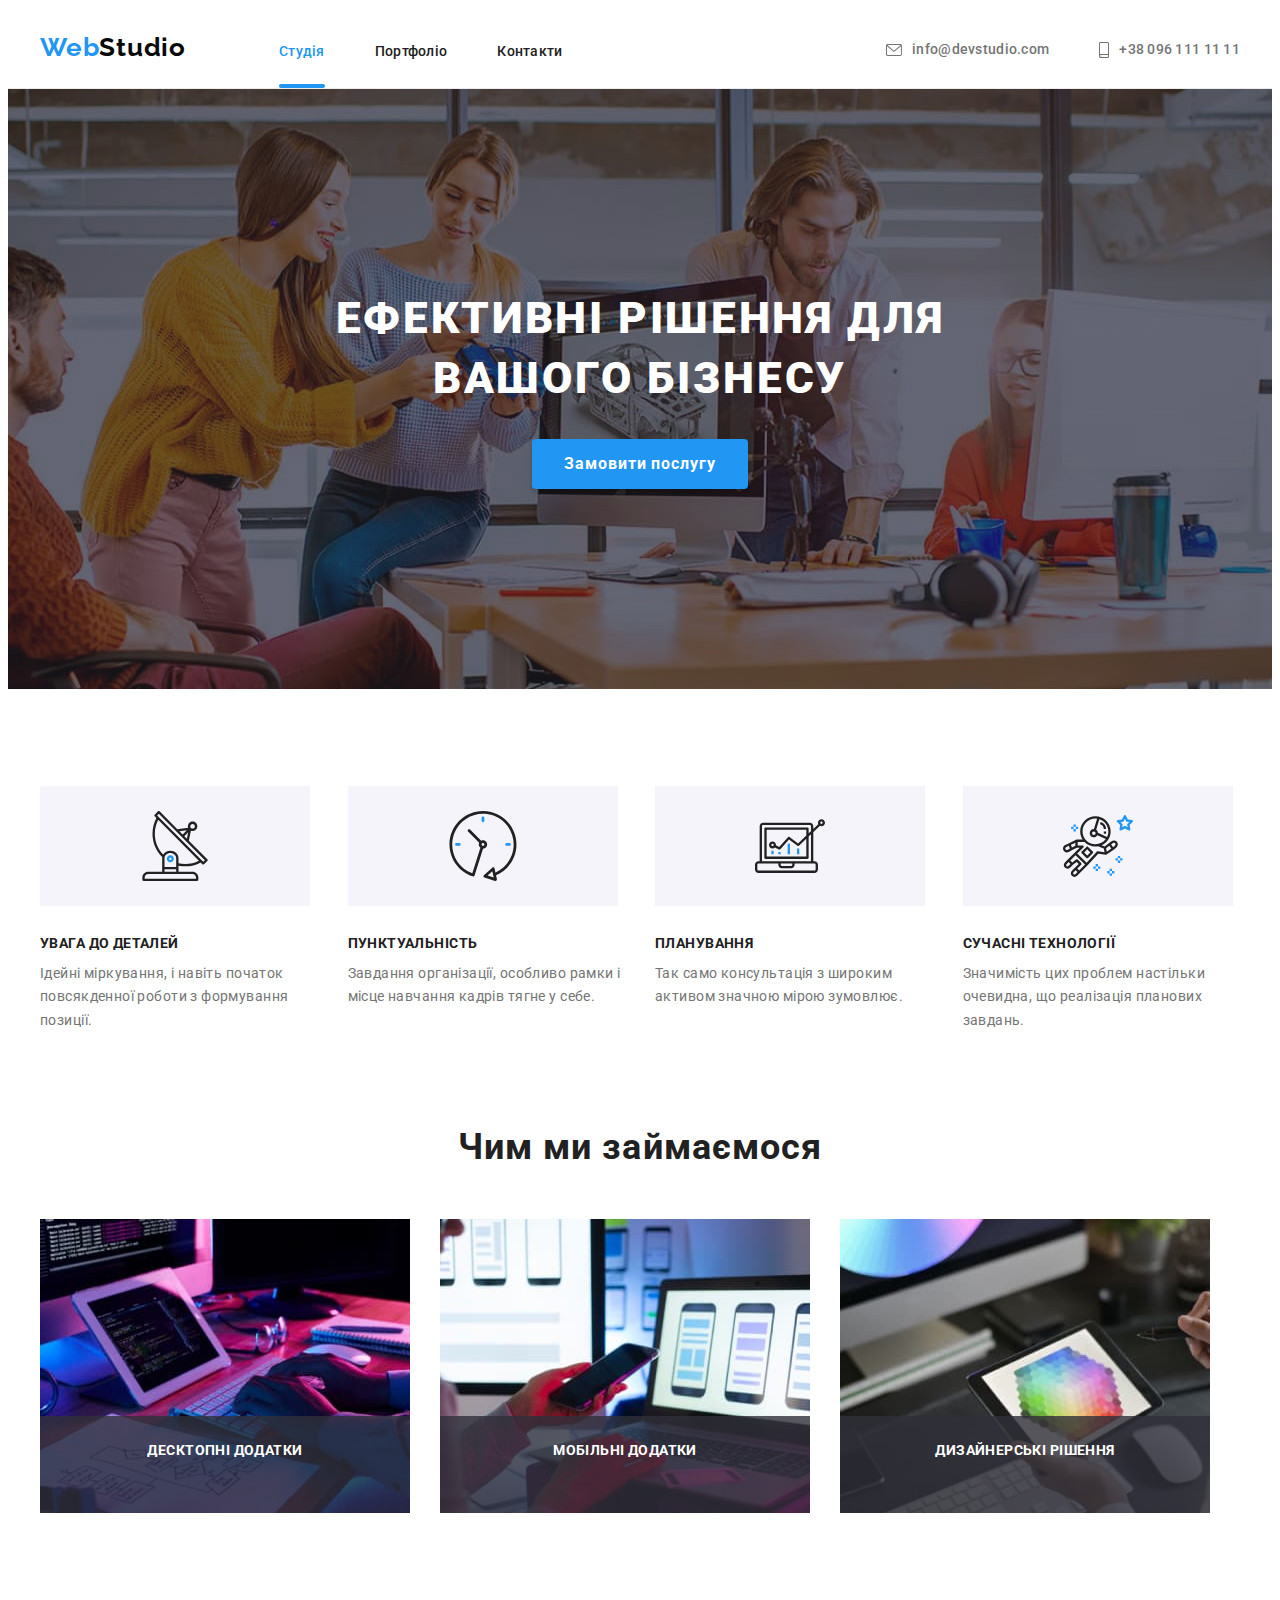
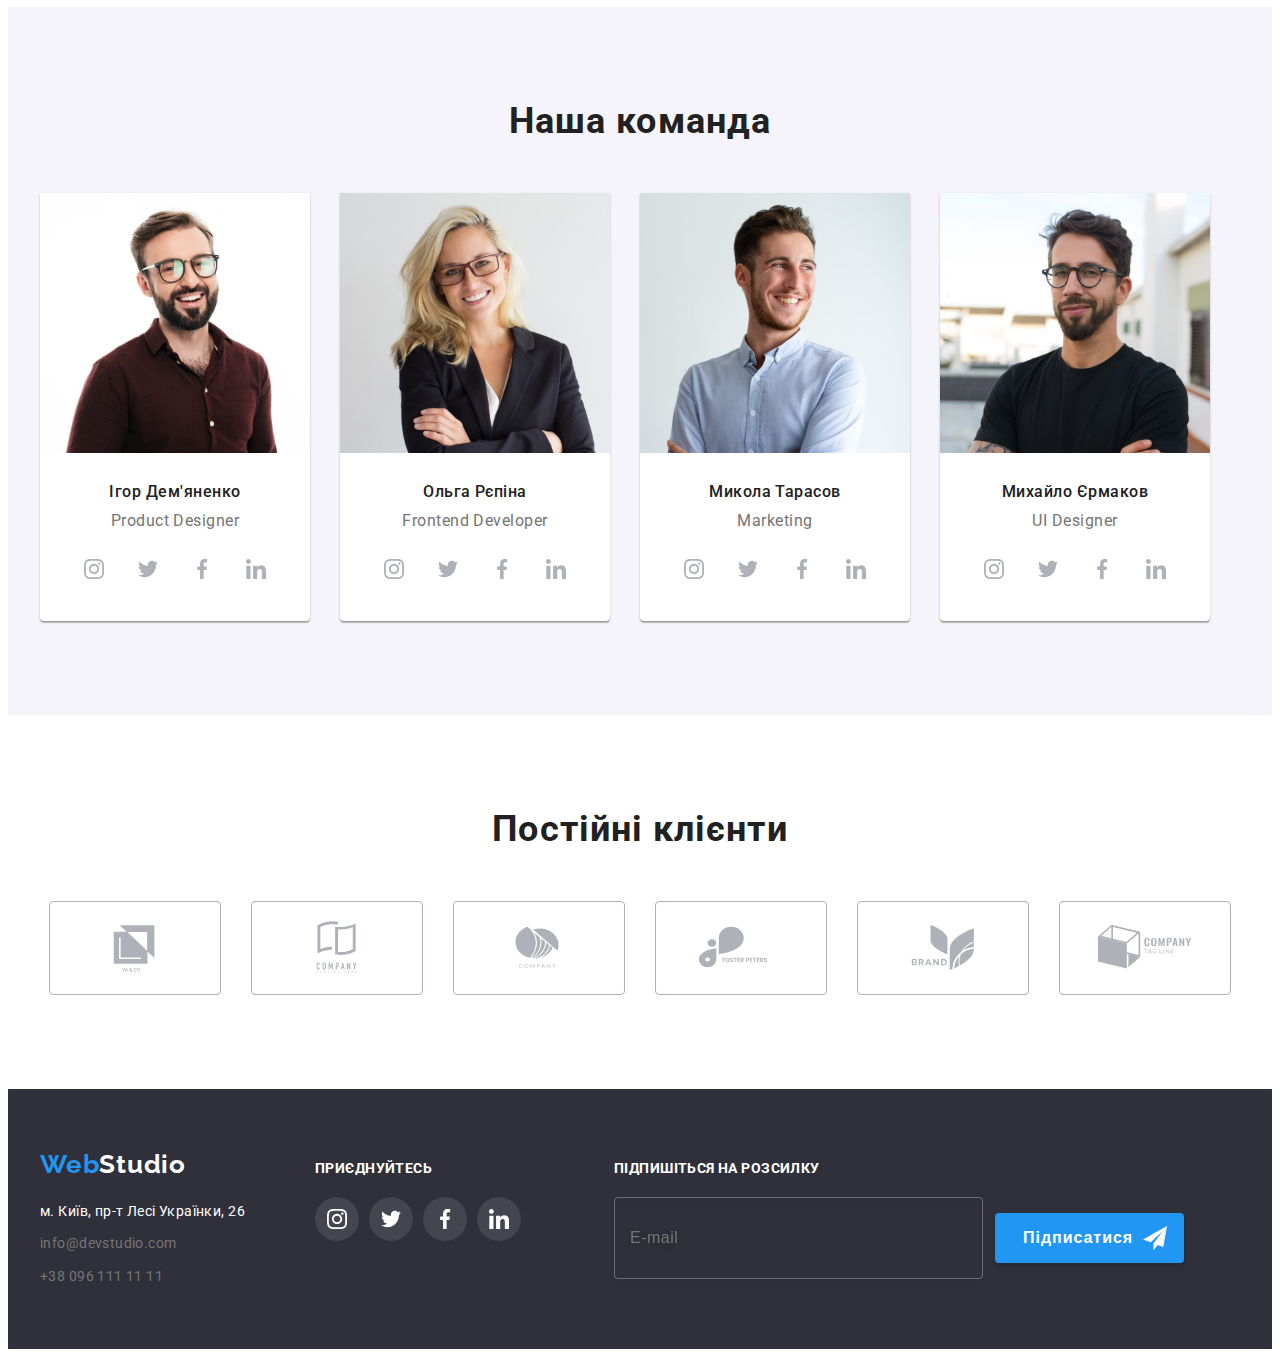
<file: index.html>
<!DOCTYPE html>
<html lang="uk">
  <head>
    <meta charset="UTF-8" />
    <meta http-equiv="X-UA-Compatible" content="IE=edge" />
    <meta name="viewport" content="width=device-width, initial-scale=1.0" />
    <title>Web Studio</title>
    <link rel="preconnect" href="https://fonts.googleapis.com" />
    <link rel="preconnect" href="https://fonts.gstatic.com" crossorigin />
    <link
      href="https://fonts.googleapis.com/css2?family=Raleway:wght@700&family=Roboto:wght@400;500;700;900&display=swap"
      rel="stylesheet"
    />
    <link
      rel="stylesheet"
      href="https://cdnjs.cloudflare.com/ajax/libs/modern-normalize/1.1.0/modern-normalize.min.css"
      integrity="sha512-wpPYUAdjBVSE4KJnH1VR1HeZfpl1ub8YT/NKx4PuQ5NmX2tKuGu6U/JRp5y+Y8XG2tV+wKQpNHVUX03MfMFn9Q=="
      crossorigin="anonymous"
      referrerpolicy="no-referrer"
    />
    <!-- <link rel="stylesheet" href="./css/styles.css" /> -->
    <link rel="stylesheet" href="./css/main.min.css" />
  </head>
  <body>
    <header class="header">
      <div class="container wrap">
        <nav class="wrap navigation">
          <a class="logo navigation__logo link" href="./index.html" lang="en">
            Web<span class="logo__studio">Studio</span>
          </a>
          <ul class="menu list">
            <li class="menu__item">
              <a class="menu__link link current" href="./index.html"
                >Студія</a
              >
            </li>
            <li class="menu__item">
              <a class="menu__link link" href="./portfolio.html"
                >Портфоліо</a
              >
            </li>
            <li class="menu__item">
              <a class="menu__link link" href="">Контакти</a>
            </li>
          </ul>
        </nav>
        <ul class="contact__list list">
          <li class="contact__item">
            <a class="mail link" href="mailto:info@devstudio.com">
              <svg class="icon" width="16" height="12">
                <use href="./imeges/symbol-header.svg#icon-envelope"></use>
              </svg>
              info@devstudio.com</a
            >
          </li>
          <li class="contact__item">
            <a class="tel link" href="tel:+380961111111"
              ><svg class="icon" width="10" height="16">
                <use href="./imeges/symbol-header.svg#icon-smartphone"></use>
              </svg>
              +38 096 111 11 11</a
            >
          </li>
        </ul>
      </div>
    </header>

    <main>
      <section class="hat">
        <div class="container">
          <h1 class="hat__title">Ефективні рішення для вашого бізнесу</h1>
          <button class="hat__btn" data-modal-open type="button">
            Замовити послугу
          </button>
        </div>
      </section>

      <section class="special">
        <div class="container">
          <h2 class="visually__hidden">Наші особливості</h2>
          <ul class="special__list list">
            <li
              class="special__item"
              style="flex-basis: calc((100% - 90px) / 4)"
            >
              <div class="block__icon">
                <svg class="icon" width="70" height="70">
                  <use href="./imeges/symbol-top-images.svg#icon-antenna"></use>
                </svg>
              </div>
              <h3 class="special__title">Увага до деталей</h3>
              <p class="special__text">
                Ідейні міркування, і навіть початок повсякденної роботи з
                формування позиції.
              </p>
            </li>
            <li
              class="special__item"
              style="flex-basis: calc((100% - 90px) / 4)"
            >
              <div class="block__icon">
                <svg class="icon" width="70" height="70">
                  <use href="./imeges/symbol-top-images.svg#icon-clock"></use>
                </svg>
              </div>
              <h3 class="special__title">Пунктуальність</h3>
              <p class="special__text">
                Завдання організації, особливо рамки і місце навчання кадрів
                тягне у себе.
              </p>
            </li>
            <li
              class="special__item"
              style="flex-basis: calc((100% - 90px) / 4)"
            >
              <div class="block__icon">
                <svg class="icon" width="70" height="70">
                  <use href="./imeges/symbol-top-images.svg#icon-diagram"></use>
                </svg>
              </div>
              <h3 class="special__title">Планування</h3>
              <p class="special__text">
                Так само консультація з широким активом значною мірою зумовлює.
              </p>
            </li>
            <li
              class="special__item"
              style="flex-basis: calc((100% - 90px) / 4)"
            >
              <div class="block__icon">
                <svg class="icon" width="70" height="70">
                  <use
                    href="./imeges/symbol-top-images.svg#icon-astronaut"
                  ></use>
                </svg>
              </div>
              <h3 class="special__title">Сучасні технології</h3>
              <p class="special__text">
                Значимість цих проблем настільки очевидна, що реалізація
                планових завдань.
              </p>
            </li>
          </ul>
        </div>
      </section>

      <section class="about">
        <div class="container">
          <h2 class="about__title section-title">Чим ми займаємося</h2>
          <ul class="about__list list">
            <li class="about__item">
              <img
                src="./imeges/box-1.jpg"
                alt="написання коду"
                width="370"
                height="294"
              />
              <p class="about__text">Десктопні додатки</p>
            </li>
            <li class="about__item">
              <img
                src="./imeges/box-2.jpg"
                alt="вибір формату"
                width="370"
                height="294"
              />
              <p class="about__text">Мобільні додатки</p>
            </li>
            <li class="about__item">
              <img
                src="./imeges/box-3.jpg"
                alt="стилізація"
                width="370"
                height="294"
              />
              <p class="about__text">Дизайнерські рішення</p>
            </li>
          </ul>
        </div>
      </section>

      <section class="team">
        <div class="container">
          <h2 class="team-title section-title">Наша команда</h2>
          <ul class="team-list list">
            <li class="team-item">
              <img
                src="./imeges/worker-1.jpg"
                alt="дизайнер продукта"
                width="270"
                height="260"
              />
              <div class="team-content">
                <h3 class="team-name">Ігор Дем'яненко</h3>
                <p class="team-text" lang="en">Product Designer</p>
                <ul class="team-soc-list list">
                  <li class="team-soc-item">
                    <a class="team-soc-link" href="">
                      <svg class="team-soc-icon" width="20" height="20">
                        <use
                          href="./imeges/symbol-defs.svg#icon-instagram"
                        ></use>
                      </svg>
                    </a>
                  </li>
                  <li class="team-soc-item">
                    <a class="team-soc-link" href="">
                      <svg class="team-soc-icon" width="20" height="20">
                        <use href="./imeges/symbol-defs.svg#icon-twitter"></use>
                      </svg>
                    </a>
                  </li>
                  <li class="team-soc-item">
                    <a class="team-soc-link" href="">
                      <svg class="team-soc-icon" width="20" height="20">
                        <use
                          href="./imeges/symbol-defs.svg#icon-facebook"
                        ></use>
                      </svg>
                    </a>
                  </li>
                  <li class="team-soc-item">
                    <a class="team-soc-link" href="">
                      <svg class="team-soc-icon" width="20" height="20">
                        <use
                          href="./imeges/symbol-defs.svg#icon-linkedin"
                        ></use>
                      </svg>
                    </a>
                  </li>
                </ul>
              </div>
            </li>
            <li class="team-item">
              <img
                src="./imeges/worker-2.jpg"
                alt="фронтенд розробник"
                width="270"
                height="260"
              />
              <div class="team-content">
                <h3 class="team-name">Ольга Рєпіна</h3>
                <p class="team-text" lang="en">Frontend Developer</p>
                <ul class="team-soc-list list">
                  <li class="team-soc-item">
                    <a class="team-soc-link" href="">
                      <svg class="team-soc-icon" width="20" height="20">
                        <use
                          href="./imeges/symbol-defs.svg#icon-instagram"
                        ></use>
                      </svg>
                    </a>
                  </li>
                  <li class="team-soc-item">
                    <a class="team-soc-link" href=""
                      ><svg class="team-soc-icon" width="20" height="20">
                        <use href="./imeges/symbol-defs.svg#icon-twitter"></use>
                      </svg>
                    </a>
                  </li>
                  <li class="team-soc-item">
                    <a class="team-soc-link" href=""
                      ><svg class="team-soc-icon" width="20" height="20">
                        <use
                          href="./imeges/symbol-defs.svg#icon-facebook"
                        ></use>
                      </svg>
                    </a>
                  </li>
                  <li class="team-soc-item">
                    <a class="team-soc-link" href=""
                      ><svg class="team-soc-icon" width="20" height="20">
                        <use
                          href="./imeges/symbol-defs.svg#icon-linkedin"
                        ></use>
                      </svg>
                    </a>
                  </li>
                </ul>
              </div>
            </li>
            <li class="team-item">
              <img
                src="./imeges/worker-3.jpg"
                alt="маркетинг"
                width="270"
                height="260"
              />
              <div class="team-content">
                <h3 class="team-name">Микола Тарасов</h3>
                <p class="team-text" lang="en">Marketing</p>
                <ul class="team-soc-list list">
                  <li class="team-soc-item">
                    <a class="team-soc-link" href="">
                      <svg class="team-soc-icon" width="20" height="20">
                        <use
                          href="./imeges/symbol-defs.svg#icon-instagram"
                        ></use>
                      </svg>
                    </a>
                  </li>
                  <li class="team-soc-item">
                    <a class="team-soc-link" href="">
                      <svg class="team-soc-icon" width="20" height="20">
                        <use href="./imeges/symbol-defs.svg#icon-twitter"></use>
                      </svg>
                    </a>
                  </li>
                  <li class="team-soc-item">
                    <a class="team-soc-link" href=""
                      ><svg class="team-soc-icon" width="20" height="20">
                        <use
                          href="./imeges/symbol-defs.svg#icon-facebook"
                        ></use>
                      </svg>
                    </a>
                  </li>
                  <li class="team-soc-item">
                    <a class="team-soc-link" href=""
                      ><svg class="team-soc-icon" width="20" height="20">
                        <use
                          href="./imeges/symbol-defs.svg#icon-linkedin"
                        ></use>
                      </svg>
                    </a>
                  </li>
                </ul>
              </div>
            </li>
            <li class="team-item">
              <img
                src="./imeges/worker-4.jpg"
                alt="дизайнер"
                width="270"
                height="260"
              />
              <div class="team-content">
                <h3 class="team-name">Михайло Єрмаков</h3>
                <p class="team-text" lang="en">UI Designer</p>
                <ul class="team-soc-list list">
                  <li class="team-soc-item">
                    <a class="team-soc-link" href="">
                      <svg class="team-soc-icon" width="20" height="20">
                        <use
                          href="./imeges/symbol-defs.svg#icon-instagram"
                        ></use>
                      </svg>
                    </a>
                  </li>
                  <li class="team-soc-item">
                    <a class="team-soc-link" href="">
                      <svg class="team-soc-icon" width="20" height="20">
                        <use href="./imeges/symbol-defs.svg#icon-twitter"></use>
                      </svg>
                    </a>
                  </li>
                  <li class="team-soc-item">
                    <a class="team-soc-link" href="">
                      <svg class="team-soc-icon" width="20" height="20">
                        <use
                          href="./imeges/symbol-defs.svg#icon-facebook"
                        ></use>
                      </svg>
                    </a>
                  </li>
                  <li class="team-soc-item">
                    <a class="team-soc-link" href=""
                      ><svg class="team-soc-icon" width="20" height="20">
                        <use
                          href="./imeges/symbol-defs.svg#icon-linkedin"
                        ></use>
                      </svg>
                    </a>
                  </li>
                </ul>
              </div>
            </li>
          </ul>
        </div>
      </section>

      <section class="clients">
        <div class="clients-blok container">
          <h2 class="clients-title">Постійні клієнти</h2>
          <ul class="clients-list list">
            <li class="clients-item">
              <a class="clients-link" href=""
                ><svg class="clients-logo-icon" width="106" height="60">
                  <use href="./imeges/symbol-logo.svg#icon-logo"></use>
                </svg>
              </a>
            </li>
            <li class="clients-item">
              <a class="clients-link" href=""
                ><svg class="clients-logo-icon" width="106" height="60">
                  <use href="./imeges/symbol-logo.svg#icon-logo-2"></use>
                </svg>
              </a>
            </li>
            <li class="clients-item">
              <a class="clients-link" href=""
                ><svg class="clients-logo-icon" width="106" height="60">
                  <use href="./imeges/symbol-logo.svg#icon-logo-3"></use>
                </svg>
              </a>
            </li>
            <li class="clients-item">
              <a class="clients-link" href=""
                ><svg class="clients-logo-icon" width="106" height="60">
                  <use href="./imeges/symbol-logo.svg#icon-logo-4"></use>
                </svg>
              </a>
            </li>
            <li class="clients-item">
              <a class="clients-link" href=""
                ><svg class="clients-logo-icon" width="106" height="60">
                  <use href="./imeges/symbol-logo.svg#icon-logo-5"></use>
                </svg>
              </a>
            </li>
            <li class="clients-item">
              <a class="clients-link" href=""
                ><svg class="clients-logo-icon" width="106" height="60">
                  <use href="./imeges/symbol-logo.svg#icon-logo-6"></use>
                </svg>
              </a>
            </li>
          </ul>
        </div>
      </section>
    </main>

    <footer class="footer">
      <div class="container wrap">
        <div class="footer-container">
          <a class="footer-logo link" href="./index.html" lang="en">
            Web<span class="footer-logo-studio">Studio</span>
          </a>
          <address class="footer-address">
            <ul class="footer-list list">
              <li class="footer-item">
                <a
                  class="footer-map link"
                  href="https://goo.gl/maps/CPtrU1FHBa2aNyZL9"
                  target="_blank"
                  rel="noopener noreferrer nofollow"
                  >м. Київ, пр-т Лесі Українки, 26</a
                >
              </li>
              <li class="footer-item">
                <a class="footer-mail link" href="mailto:info@devstudio.com"
                  >info@devstudio.com</a
                >
              </li>
              <li class="footer-item">
                <a class="footer-tel link" href="tel:+380961111111"
                  >+38 096 111 11 11</a
                >
              </li>
            </ul>
          </address>
        </div>
        <div class="footer-soc-blok">
          <p class="footer-soc-title">Приєднуйтесь</p>
          <ul class="footer-soc-list list">
            <li class="footer-soc-item">
              <a class="footer-soc-link" href="">
                <svg class="footer-soc-icon" width="20" height="20">
                  <use href="./imeges/symbol-defs.svg#icon-instagram"></use>
                </svg>
              </a>
            </li>
            <li class="footer-soc-item">
              <a class="footer-soc-link" href="">
                <svg class="footer-soc-icon" width="20" height="20">
                  <use href="./imeges/symbol-defs.svg#icon-twitter"></use>
                </svg>
              </a>
            </li>
            <li class="footer-soc-item">
              <a class="footer-soc-link" href="">
                <svg class="footer-soc-icon" width="20" height="20">
                  <use href="./imeges/symbol-defs.svg#icon-facebook"></use>
                </svg>
              </a>
            </li>
            <li class="footer-soc-item">
              <a class="footer-soc-link" href="">
                <svg class="footer-soc-icon" width="20" height="20">
                  <use href="./imeges/symbol-defs.svg#icon-linkedin"></use>
                </svg>
              </a>
            </li>
          </ul>
        </div>
        <form class="form">
          <p class="form-text">Підпишіться на розсилку</p>
          <div class="form-field wrap">
            <input
              class="form-input"
              type="email"
              name="mail"
              placeholder="E-mail"
            />
            <button class="btn-input" type="submit">
              Підписатися
              <svg class="icon-btn">
                <use href="./imeges/symbol-defs.svg#icon-telegram"></use>
              </svg>
            </button>
          </div>
        </form>
      </div>
    </footer>
    <div class="backdrop is-hidden" data-modal>
      <div class="modal">
        <button type="button" class="modal-btn" data-modal-close>
          <svg class="modal-close-icon" width="18" height="18">
            <use href="./imeges/symbol-defs.svg#icon-close-black"></use>
          </svg>
        </button>

        <p class="modal-text">Залиште свої дані, ми вам передзвонимо</p>

        <form class="modal-form">
          <label class="modal-label" for="name">
            <span>Ім'я</span>
            <input class="modal-input" type="text" name="name" />
            <svg class="ipt-icon" width="18" height="18">
              <use href="./imeges/symbol-defs.svg#icon-person-black"></use>
            </svg>
          </label>

          <label class="modal-label" for="tel">
            <span>Телефон</span>
            <input class="modal-input" type="tel" name="tel" />
            <svg class="ipt-icon" width="18" height="18">
              <use href="./imeges/symbol-defs.svg#icon-phone-black"></use>
            </svg>
          </label>

          <label class="modal-label" for="mail">
            <span>Пошта</span>
            <input class="modal-input" type="email" name="mail" />
            <svg class="ipt-icon" width="18" height="18">
              <use href="./imeges/symbol-defs.svg#icon-email-black"></use>
            </svg>
          </label>

          <label class="modal-label-comment">
            <span>Коментар</span>
            <textarea
              class="comment"
              name="comment"
              placeholder="Введіть текст"
            ></textarea>
          </label>

          <label class="modal-label-policy" for="policy">
            <input
              class="modal-input-policy"
              type="checkbox"
              name="policy"
              id="policy"
            />
            <svg class="checkbox-icon" width="16" height="15">
              <use href="./imeges/symbol-defs.svg#icon-check"></use>
            </svg>
            <span
              >Погоджуюся з розсилкою та приймаю
              <a class="modal-link-text" href="">Умови договору</a></span
            >
          </label>

          <button class="form-modal-btn" type="submit">Відправити</button>
        </form>
      </div>
    </div>
    <script src="./js/modal.js"></script>
  </body>
</html>
</file>
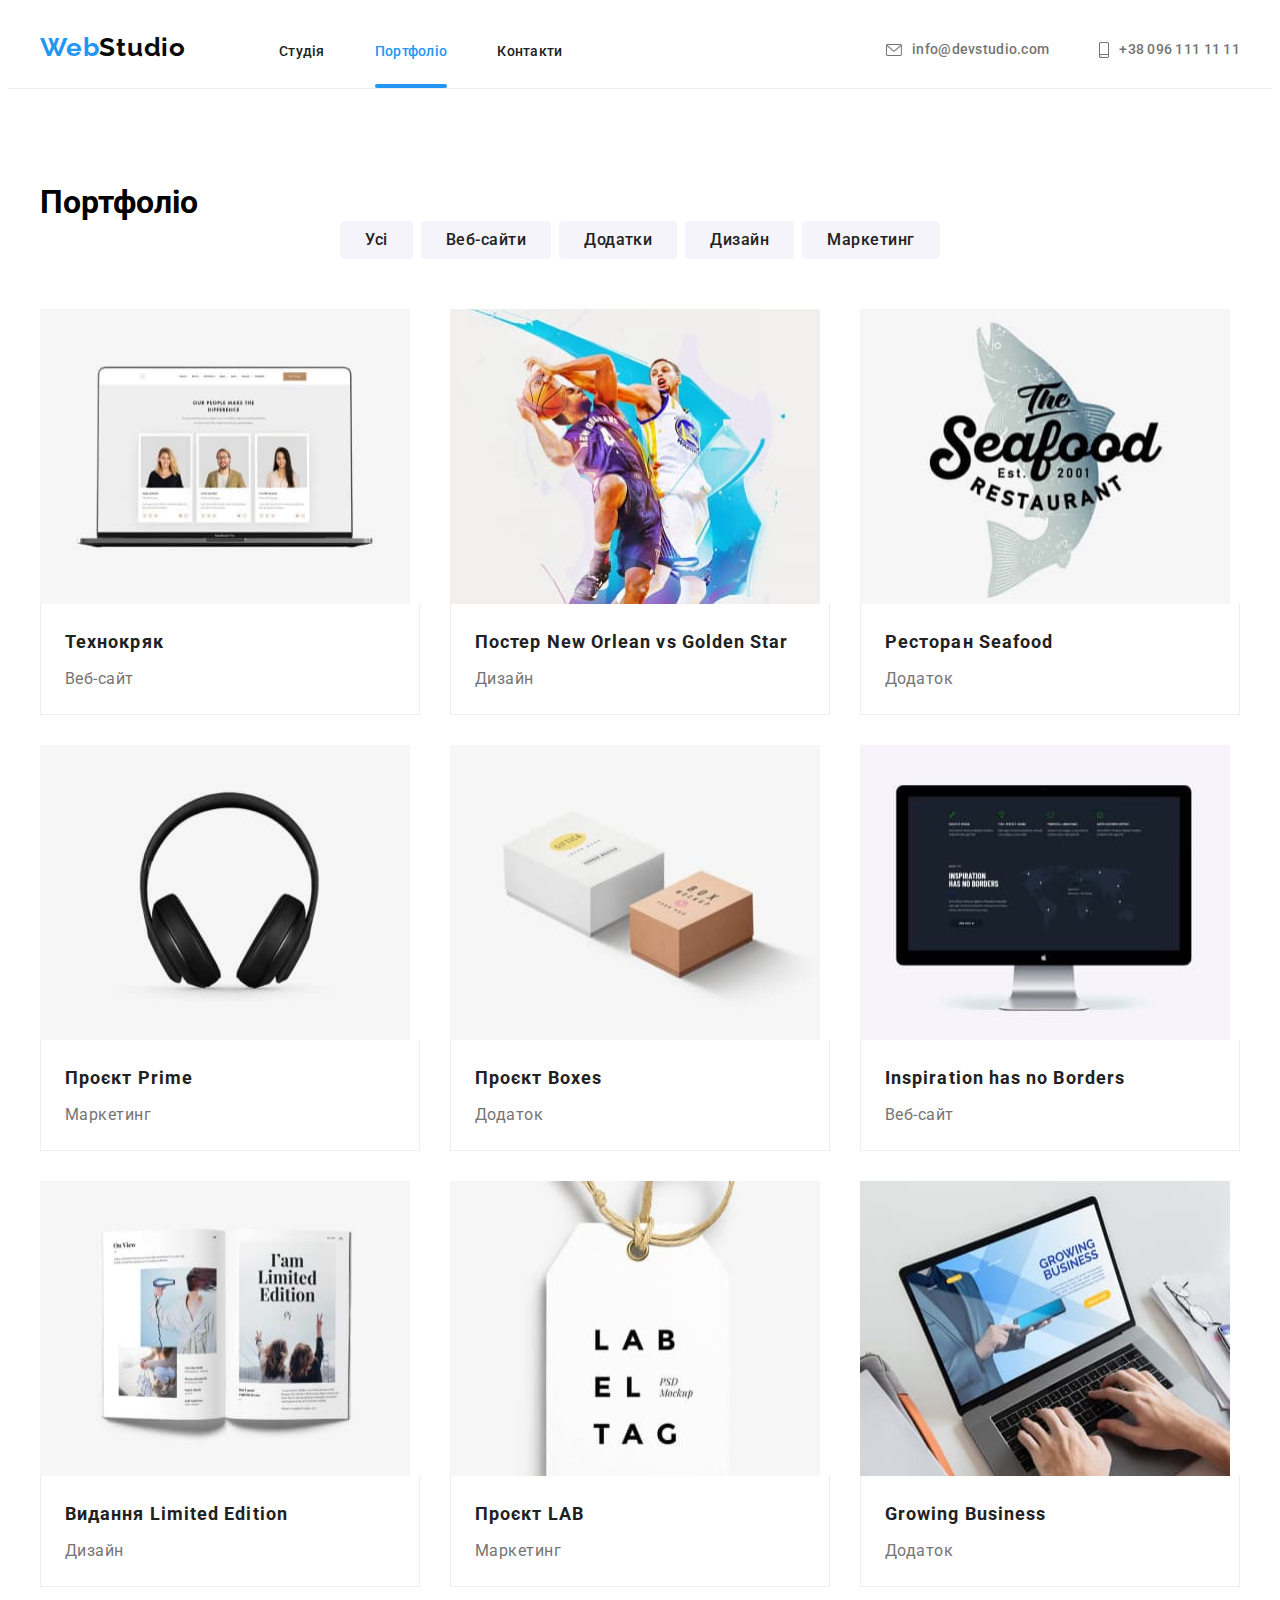
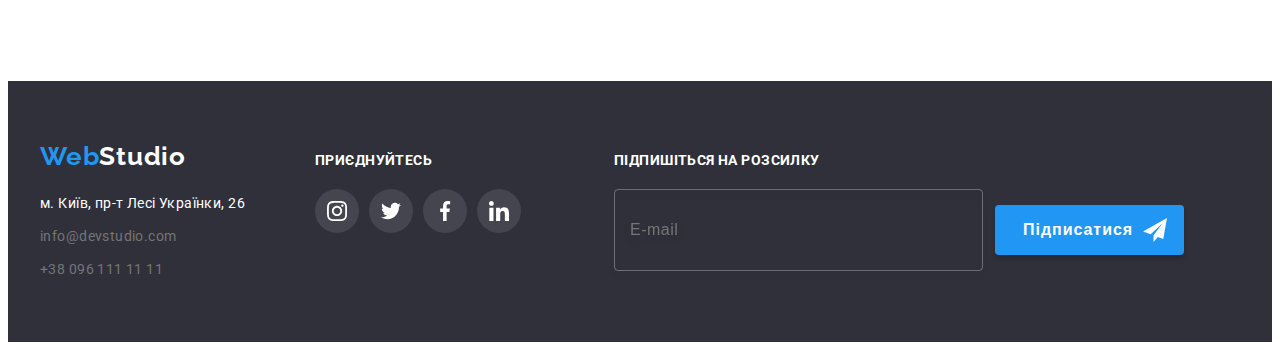
<file: portfolio.html>
<!DOCTYPE html>
<html lang="uk">
  <head>
    <meta charset="UTF-8" />
    <meta http-equiv="X-UA-Compatible" content="IE=edge" />
    <meta name="viewport" content="width=device-width, initial-scale=1.0" />
    <title>Портфоліо</title>
    <link rel="preconnect" href="https://fonts.googleapis.com" />
    <link rel="preconnect" href="https://fonts.gstatic.com" crossorigin />
    <link
      href="https://fonts.googleapis.com/css2?family=Raleway:wght@700&family=Roboto:wght@400;500;700;900&display=swap"
      rel="stylesheet"
    />
    <link
      rel="stylesheet"
      href="https://cdnjs.cloudflare.com/ajax/libs/modern-normalize/1.1.0/modern-normalize.min.css"
      integrity="sha512-wpPYUAdjBVSE4KJnH1VR1HeZfpl1ub8YT/NKx4PuQ5NmX2tKuGu6U/JRp5y+Y8XG2tV+wKQpNHVUX03MfMFn9Q=="
      crossorigin="anonymous"
      referrerpolicy="no-referrer"
    />
    <!-- <link rel="stylesheet" href="./css/styles.css" /> -->
    <link rel="stylesheet" href="./css/main.min.css" />
  </head>
  <body>
    <header class="header">
      <div class="container wrap">
        <nav class="wrap navigation">
          <a class="logo navigation__logo link" href="./index.html" lang="en">
            Web<span class="logo__studio">Studio</span>
          </a>
          <ul class="menu list">
            <li class="menu__item">
              <a class="menu__link link" href="./index.html">Студія</a>
            </li>
            <li class="menu__item">
              <a class="menu__link link current" href="./portfolio.html"
                >Портфоліо</a
              >
            </li>
            <li class="menu__item">
              <a class="menu__link link" href="">Контакти</a>
            </li>
          </ul>
        </nav>
        <ul class="contact__list list">
          <li class="contact__item">
            <a class="mail link" href="mailto:info@devstudio.com">
              <svg class="icon" width="16" height="12">
                <use href="./imeges/symbol-header.svg#icon-envelope"></use>
              </svg>
              info@devstudio.com</a
            >
          </li>
          <li class="contact__item">
            <a class="tel link" href="tel:+380961111111"
              ><svg class="icon" width="10" height="16">
                <use href="./imeges/symbol-header.svg#icon-smartphone"></use>
              </svg>
              +38 096 111 11 11</a
            >
          </li>
        </ul>
      </div>
    </header>

    <main>
      <section class="portfolio">
        <div class="container">
          <h1 class="visually-hidden">Портфоліо</h1>

          <ul class="portfolio-list-filter list">
            <li class="portfolio-item-filter">
              <button class="portfolio-btn" type="button">Усі</button>
            </li>
            <li class="portfolio-item-filter">
              <button class="portfolio-btn" type="button">Веб-сайти</button>
            </li>
            <li class="portfolio-item-filter">
              <button class="portfolio-btn" type="button">Додатки</button>
            </li>
            <li class="portfolio-item-filter">
              <button class="portfolio-btn" type="button">Дизайн</button>
            </li>
            <li class="portfolio-item-filter">
              <button class="portfolio-btn" type="button">Маркетинг</button>
            </li>
          </ul>

          <ul class="portfolio-list list">
            <li
              class="portfolio-item"
              style="flex-basis: calc((100% - 60px) / 3)"
            >
              <a class="portfolio-link link" href="">
                <div class="portfolio-top-wrap">
                  <img
                    src="./imeges/portf-1.jpg"
                    alt="Веб-сайт"
                    width="370"
                    height="295"
                  />
                  <p class="portfolio-slider-text">
                    Ресурс пропонує комплексні пропозиції з різним рівнем
                    функціоналу та сервісів. Все це дозволить відвідувачу
                    отримати вичерпні відомості про компанію чи приватну особу.
                  </p>
                </div>
                <div
                  class="portfolio-block"
                  style="border: 1px solid #eeeeee; border-top: none"
                >
                  <h2 class="portfolio-title">Технокряк</h2>
                  <p class="portfolio-text">Веб-сайт</p>
                </div>
              </a>
            </li>
            <li
              class="portfolio-item"
              style="flex-basis: calc((100% - 60px) / 3)"
            >
              <a class="portfolio-link link" href="">
                <div class="portfolio-top-wrap">
                  <img
                    src="./imeges/portf-2.jpg"
                    alt="Баскетбол"
                    width="370"
                    height="295"
                  />
                  <p class="portfolio-slider-text">
                    Ресурс пропонує комплексні пропозиції з різним рівнем
                    функціоналу та сервісів. Все це дозволить відвідувачу
                    отримати вичерпні відомості про компанію чи приватну особу.
                  </p>
                </div>
                <div
                  class="portfolio-block"
                  style="border: 1px solid #eeeeee; border-top: none"
                >
                  <h2 class="portfolio-title">
                    Постер New Orlean vs Golden Star
                  </h2>
                  <p class="portfolio-text">Дизайн</p>
                </div>
              </a>
            </li>
            <li
              class="portfolio-item"
              style="flex-basis: calc((100% - 60px) / 3)"
            >
              <a class="portfolio-link link" href="">
                <div class="portfolio-top-wrap">
                  <img
                    src="./imeges/portf-3.jpg"
                    alt="Ресторан"
                    width="370"
                    height="295"
                  />
                  <p class="portfolio-slider-text">
                    Ресурс пропонує комплексні пропозиції з різним рівнем
                    функціоналу та сервісів. Все це дозволить відвідувачу
                    отримати вичерпні відомості про компанію чи приватну особу.
                  </p>
                </div>
                <div
                  class="portfolio-block"
                  style="border: 1px solid #eeeeee; border-top: none"
                >
                  <h2 class="portfolio-title">Ресторан Seafood</h2>
                  <p class="portfolio-text">Додаток</p>
                </div>
              </a>
            </li>
            <li
              class="portfolio-item"
              style="flex-basis: calc((100% - 60px) / 3)"
            >
              <a class="portfolio-link link" href="">
                <div class="portfolio-top-wrap">
                  <img
                    src="./imeges/portf-4.jpg"
                    a
                    lt="Навушники"
                    width="370"
                    height="295"
                  />
                  <p class="portfolio-slider-text">
                    Ресурс пропонує комплексні пропозиції з різним рівнем
                    функціоналу та сервісів. Все це дозволить відвідувачу
                    отримати вичерпні відомості про компанію чи приватну особу.
                  </p>
                </div>
                <div
                  class="portfolio-block"
                  style="border: 1px solid #eeeeee; border-top: none"
                >
                  <h2 class="portfolio-title">Проєкт Prime</h2>
                  <p class="portfolio-text">Маркетинг</p>
                </div>
              </a>
            </li>
            <li
              class="portfolio-item"
              style="flex-basis: calc((100% - 60px) / 3)"
            >
              <a class="portfolio-link link" href="">
                <div class="portfolio-top-wrap">
                  <img
                    src="./imeges/portf-5.jpg"
                    alt="Коробки"
                    width="370"
                    height="295"
                  />
                  <p class="portfolio-slider-text">
                    Ресурс пропонує комплексні пропозиції з різним рівнем
                    функціоналу та сервісів. Все це дозволить відвідувачу
                    отримати вичерпні відомості про компанію чи приватну особу.
                  </p>
                </div>
                <div
                  class="portfolio-block"
                  style="border: 1px solid #eeeeee; border-top: none"
                >
                  <h2 class="portfolio-title">Проєкт Boxes</h2>
                  <p class="portfolio-text">Додаток</p>
                </div>
              </a>
            </li>
            <li
              class="portfolio-item"
              style="flex-basis: calc((100% - 60px) / 3)"
            >
              <a class="portfolio-link link" href="">
                <div class="portfolio-top-wrap">
                  <img
                    src="./imeges/portf-6.jpg"
                    alt="Веб-сайт"
                    width="370"
                    height="295"
                  />
                  <p class="portfolio-slider-text">
                    Ресурс пропонує комплексні пропозиції з різним рівнем
                    функціоналу та сервісів. Все це дозволить відвідувачу
                    отримати вичерпні відомості про компанію чи приватну особу.
                  </p>
                </div>
                <div
                  class="portfolio-block"
                  style="border: 1px solid #eeeeee; border-top: none"
                >
                  <h2 class="portfolio-title" lang="en">
                    Inspiration has no Borders
                  </h2>
                  <p class="portfolio-text">Веб-сайт</p>
                </div>
              </a>
            </li>
            <li
              class="portfolio-item"
              style="flex-basis: calc((100% - 60px) / 3)"
            >
              <a class="portfolio-link link" href="">
                <div class="portfolio-top-wrap">
                  <img
                    src="./imeges/portf-7.jpg"
                    alt="Книга"
                    width="370"
                    height="295"
                  />
                  <p class="portfolio-slider-text">
                    Ресурс пропонує комплексні пропозиції з різним рівнем
                    функціоналу та сервісів. Все це дозволить відвідувачу
                    отримати вичерпні відомості про компанію чи приватну особу.
                  </p>
                </div>
                <div
                  class="portfolio-block"
                  style="border: 1px solid #eeeeee; border-top: none"
                >
                  <h2 class="portfolio-title">Видання Limited Edition</h2>
                  <p class="portfolio-text">Дизайн</p>
                </div>
              </a>
            </li>
            <li
              class="portfolio-item"
              style="flex-basis: calc((100% - 60px) / 3)"
            >
              <a class="portfolio-link link" href="">
                <div class="portfolio-top-wrap">
                  <img
                    src="./imeges/portf-8.jpg"
                    alt="Бірка"
                    width="370"
                    height="295"
                  />
                  <p class="portfolio-slider-text">
                    Ресурс пропонує комплексні пропозиції з різним рівнем
                    функціоналу та сервісів. Все це дозволить відвідувачу
                    отримати вичерпні відомості про компанію чи приватну особу.
                  </p>
                </div>
                <div
                  class="portfolio-block"
                  style="border: 1px solid #eeeeee; border-top: none"
                >
                  <h2 class="portfolio-title">Проєкт LAB</h2>
                  <p class="portfolio-text">Маркетинг</p>
                </div>
              </a>
            </li>
            <li
              class="portfolio-item"
              style="flex-basis: calc((100% - 60px) / 3)"
            >
              <a class="portfolio-link link" href="">
                <div class="portfolio-top-wrap">
                  <img
                    src="./imeges/portf-9.jpg"
                    alt="Веб-сайт"
                    width="370"
                    height="295"
                  />
                  <p class="portfolio-slider-text">
                    Ресурс пропонує комплексні пропозиції з різним рівнем
                    функціоналу та сервісів. Все це дозволить відвідувачу
                    отримати вичерпні відомості про компанію чи приватну особу.
                  </p>
                </div>
                <div
                  class="portfolio-block"
                  style="border: 1px solid #eeeeee; border-top: none"
                >
                  <h2 class="portfolio-title" lang="en">Growing Business</h2>
                  <p class="portfolio-text">Додаток</p>
                </div>
              </a>
            </li>
          </ul>
        </div>
      </section>
    </main>

    <footer class="footer">
      <div class="container wrap">
        <div class="footer-container">
          <a class="footer-logo link" href="./index.html" lang="en">
            Web<span class="footer-logo-studio">Studio</span>
          </a>
          <address>
            <ul class="footer-list list">
              <li class="footer-item">
                <a
                  class="footer-map link"
                  href="https://goo.gl/maps/CPtrU1FHBa2aNyZL9"
                  target="_blank"
                  rel="noopener noreferrer nofollow"
                  >м. Київ, пр-т Лесі Українки, 26</a
                >
              </li>
              <li class="footer-item">
                <a class="footer-mail link" href="mailto:info@devstudio.com"
                  >info@devstudio.com</a
                >
              </li>
              <li class="footer-item">
                <a class="footer-tel link" href="tel:+380961111111"
                  >+38 096 111 11 11</a
                >
              </li>
            </ul>
          </address>
        </div>
        <div class="footer-soc-blok">
          <h3 class="footer-soc-title">Приєднуйтесь</h3>
          <ul class="footer-soc-list list">
            <li class="footer-soc-item">
              <a class="footer-soc-link" href="">
                <svg class="footer-soc-icon" width="20" height="20">
                  <use href="./imeges/symbol-defs.svg#icon-instagram"></use>
                </svg>
              </a>
            </li>
            <li class="footer-soc-item">
              <a class="footer-soc-link" href="">
                <svg class="footer-soc-icon" width="20" height="20">
                  <use href="./imeges/symbol-defs.svg#icon-twitter"></use>
                </svg>
              </a>
            </li>
            <li class="footer-soc-item">
              <a class="footer-soc-link" href="">
                <svg class="footer-soc-icon" width="20" height="20">
                  <use href="./imeges/symbol-defs.svg#icon-facebook"></use>
                </svg>
              </a>
            </li>
            <li class="footer-soc-item">
              <a class="footer-soc-link" href="">
                <svg class="footer-soc-icon" width="20" height="20">
                  <use href="./imeges/symbol-defs.svg#icon-linkedin"></use>
                </svg>
              </a>
            </li>
          </ul>
        </div>
        <form class="form">
          <p class="form-text">Підпишіться на розсилку</p>
          <div class="form-field wrap">
            <input
              class="form-input"
              type="email"
              name="mail"
              placeholder="E-mail"
            />
            <button class="btn-input" type="submit">
              Підписатися
              <svg class="icon-btn">
                <use href="./imeges/symbol-defs.svg#icon-telegram"></use>
              </svg>
            </button>
          </div>
        </form>
      </div>
    </footer>
  </body>
</html>
</file>
<file: css/styles.css>
/* Header */



/* Hat */



/* Special */



/* About */



/* Team */



/* ------Clients */



/* Footer */





/* ------------------------------------Portfolio page---------------------------------- */

/* Portfolio */

/* Header */



/* Main content */



/* -----Form */
</file>
<file: css/main.min.css>
:root{--top-color: #212121;--main-font: "Roboto", sans-serif;--hover-color: #2196f3;--white-color: #fff;--text-color: #757575;--logo-studio: #080909;--background-hat-footer: #2f303a;--hat-btn-focus: #188ce8;--team-background: #f5f4fa}p,h1,h2,h3,h4,h5,h6{margin:0}ul,ol{margin:0;padding-left:0}img{display:block}body{font-family:var(--main-font);background-color:var(--white-color)}.list{list-style:none}.link{text-decoration:none}.container{width:1200px;padding-left:15px;padding-right:15px;margin:0 auto}.section-title{font-weight:700;font-size:36px;line-height:1.16;text-align:center;letter-spacing:.03em}.header{padding-top:24px;padding-bottom:25px;border-bottom:1px solid #ececec}.wrap{display:flex;align-items:baseline}.logo{margin-right:93px}.navigation__logo{font-family:"Raleway",sans-serif;font-weight:700;font-size:26px;line-height:1.19;letter-spacing:.03em;color:var(--hover-color)}.logo__studio{color:var(--logo-studio)}.menu{display:flex;align-items:center}.menu__item:not(:last-child){margin-right:50px}.menu__link{font-weight:500;font-size:14px;line-height:1.33;letter-spacing:.02em;color:var(--top-color);padding-bottom:28px}.menu__link{transition:color 250ms linear}.menu__link:hover,.menu__link:focus{color:var(--hover-color)}.current{position:relative;color:var(--hover-color)}.current:after{content:"";position:absolute;left:0;bottom:-1px;display:block;width:100%;height:4px;background-color:var(--hover-color);border-radius:2px}.contact__list{display:flex;align-items:center;margin-left:auto}.icon{fill:var(--text-color)}.mail,.tel{display:flex;text-decoration:none;align-items:center;gap:10px;font-weight:500;font-size:14px;line-height:1.14;letter-spacing:.02em;color:var(--text-color)}.mail,.tel,.icon{transition:color 250ms linear,fill 250ms linear}.mail:hover,.mail:focus{color:var(--hover-color)}.mail:hover .icon,.mail:focus .icon{color:var(--hover-color);fill:var(--hover-color)}.tel:hover,.tel:focus{color:var(--hover-color)}.tel:hover .icon,.tel:focus .icon{color:var(--hover-color);fill:var(--hover-color)}.contact__item:not(:last-child){margin-right:50px}.hat{padding-top:200px;padding-bottom:200px;background-color:var(--background-hat-footer);background-image:linear-gradient(rgba(47, 48, 58, 0.4), rgba(47, 48, 58, 0.4)),url(../imeges/hero-bg.jpg);background-repeat:no-repeat;background-position:center}.hat__title{max-width:696px;display:block;margin:0 auto;font-weight:900;font-size:44px;line-height:1.36;text-align:center;letter-spacing:.06em;text-transform:uppercase;color:var(--white-color)}.hat__btn{margin:0 auto;margin-top:30px;width:216px;height:50px;display:block;font-family:"Roboto";font-weight:700;font-size:16px;line-height:1.87;letter-spacing:.06em;color:var(--white-color);cursor:pointer;background-color:var(--hover-color);box-shadow:0px 4px 4px rgba(0,0,0,.15);border-radius:4px;border:none;transition:background-color 250ms linear}.hat__btn:hover,.hat__btn:focus{background-color:var(--hat-btn-focus)}.special{padding-top:97px;padding-bottom:94px}.visually__hidden{position:absolute;width:1px;height:1px;margin:-1px;border:0;padding:0;white-space:nowrap;-webkit-clip-path:inset(100%);clip-path:inset(100%);clip:rect(0 0 0 0);overflow:hidden}.special__list{display:flex;gap:30px}.block__icon{margin-bottom:30px;display:flex;align-items:center;justify-content:center;width:270px;height:120px;background-color:#f5f4fa}.special__title{margin-bottom:10px;font-weight:700;font-size:14px;line-height:1.14;letter-spacing:.03em;color:var(--top-color);text-transform:uppercase}.special__text{font-size:14px;line-height:1.71;letter-spacing:.03em;color:var(--text-color)}.about{padding-bottom:94px}.about__title{margin-bottom:50px;color:var(--top-color)}.about__list{display:flex}.about__item{position:relative}.about__item:not(:last-child){margin-right:30px}.about__text{font-weight:700;font-size:14px;line-height:1.14;text-align:center;letter-spacing:.03em;text-transform:uppercase;background-color:rgba(47,48,58,.8);color:var(--white-color);position:absolute;width:370px;height:70px;bottom:0;right:0;padding-top:27px}.team{padding-top:94px;padding-bottom:94px;background-color:var(--team-background)}.team-title{margin-bottom:50px;color:var(--top-color)}.team-list{display:flex}.team-item{width:270px;height:428px;box-shadow:0px 1px 3px rgba(0,0,0,.12),0px 1px 1px rgba(0,0,0,.14),0px 2px 1px rgba(0,0,0,.2);border-radius:0px 0px 4px 4px;background-color:var(--white-color)}.team-item:not(:last-child){margin-right:30px}.team-name{margin-top:30px;margin-bottom:10px;font-weight:500;font-size:16px;line-height:1.18;text-align:center;letter-spacing:.03em;color:var(--top-color)}.team-text{margin-bottom:16px;font-size:16px;line-height:1.18;text-align:center;letter-spacing:.03em;color:var(--text-color)}.team-soc-list{display:flex;justify-content:center;gap:10px;padding-bottom:30px}.team-soc-link{width:44px;height:44px;border-radius:50%;background-color:var(--white-color);display:flex;align-items:center;justify-content:center;fill:#afb1b8;transition:background-color 250ms linear,fill 250ms linear}.team-soc-link:hover,.team-soc-link:focus{background-color:var(--hover-color);fill:var(--white-color)}.clients{padding-top:94px;padding-bottom:94px;background-color:var(--white-color)}.clients-title{margin-bottom:50px;font-weight:700;font-size:36px;line-height:1.16;text-align:center;letter-spacing:.03em;color:var(--top-color)}.clients-list{display:flex;gap:30px;justify-content:center}.clients-link{width:170px;height:92px;border:1px solid #afb1b8;border-radius:4px;cursor:pointer;display:flex;align-items:center;justify-content:center;fill:#afb1b8;transition:border-color 250ms linear,fill 250ms linear}.clients-link:hover,.clients-link:focus{border-color:var(--hover-color);fill:var(--hover-color)}.footer{padding-top:60px;padding-bottom:60px;background-color:var(--background-hat-footer)}.footer-logo{display:inline-block;margin-bottom:20px;font-family:"Raleway",sans-serif;font-weight:700;font-size:26px;line-height:1.19;letter-spacing:.03em;color:var(--hover-color)}.footer-logo:hover,.footer-logo:focus{color:var(--hover-color)}.footer-logo-studio{color:var(--white-color)}.footer-item:not(:last-child){margin-bottom:9px}.footer-map{font-style:normal;font-size:14px;line-height:1.71;letter-spacing:.03em;color:var(--white-color);transition:color 250ms linear}.footer-map:hover,.footer-map:focus{color:var(--hover-color)}.footer-mail,.footer-tel{font-style:normal;font-size:14px;line-height:1.71;letter-spacing:.03em;color:var(--text-color);transition:color 250ms linear}.footer-mail:hover,.footer-mail:focus,.footer-tel:hover,.footer-tel:focus{color:var(--hover-color)}.footer-soc-blok{display:flex;flex-direction:column;margin-left:70px}.footer-soc-title{display:flex;margin-bottom:20px;font-weight:700;font-size:14px;line-height:1.14;letter-spacing:.03em;text-transform:uppercase;color:#fff}.footer-soc-list{display:flex;gap:10px}.footer-soc-link{width:44px;height:44px;border-radius:50%;background-color:rgba(255,255,255,.1);display:flex;align-items:center;justify-content:center;fill:var(--white-color);transition:background-color 250ms linear}.footer-soc-link:hover,.footer-soc-link:focus{background-color:var(--hover-color)}.form{width:570px;margin-left:93px}.form-text{margin-bottom:20px;font-weight:700;font-size:14px;line-height:1.14;letter-spacing:.03em;text-transform:uppercase;color:#fff}.form-input{border:1px solid rgba(255,255,255,.3);filter:drop-shadow(0px 4px 4px rgba(0, 0, 0, 0.15));border-radius:4px;padding:15px;width:360px;height:50px;background-color:rgba(0,0,0,0);font-weight:400;font-size:16px;line-height:1.25;display:flex;align-items:center;letter-spacing:.03em;color:rgba(255,255,255,.6)}.btn-input{width:200px;height:50px;border:0;padding:0;margin-left:12px;padding-left:28px;font-weight:700;font-size:16px;line-height:1.88;display:flex;align-items:center;letter-spacing:.06em;cursor:pointer;color:#fff;background:#2196f3;box-shadow:0px 4px 4px rgba(0,0,0,.15);border-radius:4px}.btn-input:hover,.btn-input:focus{background-color:var(--hat-btn-focus)}.icon-btn{width:24px;height:24px;margin-left:10px}.portfolio-header{padding-top:24px;padding-bottom:25px;border:1px solid #ececec}.portfolio-list-filter{display:flex;margin-bottom:50px;justify-content:center}.portfolio-item-filter:not(:last-child){margin-right:8px}.portfolio{padding-top:94px;padding-bottom:94px}.portfolio-btn{font-family:"Roboto";font-weight:500;font-size:16px;line-height:1.62;text-align:center;letter-spacing:.03em;border-color:rgba(0,0,0,0);color:var(--top-color);cursor:pointer;background-color:#f5f4fa;border-radius:4px;border-style:none;padding:6px 25px;height:38px;transition:color 250ms linear,background-color 250ms linear,box-shadow 250ms linear,border-radius 250ms linear}.portfolio-btn:hover,.portfolio-btn:focus{color:var(--white-color);background-color:var(--hover-color);box-shadow:0px 3px 1px rgba(0,0,0,.1),0px 1px 2px rgba(0,0,0,.08),0px 2px 2px rgba(0,0,0,.12);border-radius:4px}.portfolio-list{display:flex;flex-wrap:wrap;gap:30px}.portfolio-item:hover .portfolio-slider-text{transform:translateY(0)}.portfolio-link{display:block;transition:box-shadow 250ms linear}.portfolio-link:hover,.portfolio-link:focus{box-shadow:0px 1px 1px rgba(0,0,0,.12),0px 4px 4px rgba(0,0,0,.06),1px 4px 6px rgba(0,0,0,.16)}.portfolio-top-wrap{position:relative;overflow:hidden}.portfolio-slider-text{position:absolute;top:0;left:0;height:100%;font-size:18px;line-height:1.56;letter-spacing:.03em;color:var(--white-color);background-color:rgba(33,150,243,.9);padding:63px 24px;transform:translateY(100%);transition:transform 250ms linear;overflow:auto}.portfolio-block{padding:20px 24px}.portfolio-title{margin-bottom:4px;font-weight:700;font-size:18px;line-height:2;letter-spacing:.06em;color:var(--top-color)}.portfolio-text{font-size:16px;line-height:1.88;letter-spacing:.03em;color:var(--text-color)}.backdrop{position:fixed;top:0;width:100%;height:100%;background-color:rgba(0,0,0,.2);transition:opacity 250ms linear,visibility 250ms linear}.modal{width:530px;min-height:580px;background-color:var(--white-color);box-shadow:0px 1px 3px rgba(0,0,0,.12),0px 1px 1px rgba(0,0,0,.14),0px 2px 1px rgba(0,0,0,.2);border-radius:4px;padding:40px;position:relative;top:50%;left:50%;transform:translate(-50%, -50%) scaleY(1);transition:transform 250ms linear}.backdrop.is-hidden .modal{transform:translate(-50%, -50%) scaleY(0)}.modal-btn{width:30px;height:30px;border-radius:50%;border:1px solid rgba(0,0,0,.1);background-color:var(--white-color);position:absolute;top:8px;right:8px;display:flex;align-items:center;justify-content:center;padding:0;cursor:pointer}.modal-btn:hover .modal-close-icon,.modal-btn:focus .modal-close-icon{fill:var(--hover-color)}.is-hidden{opacity:0;visibility:hidden;pointer-events:none}.modal-text{margin-bottom:12px;font-weight:700;font-size:20px;line-height:1.15;text-align:center;letter-spacing:.03em;color:#212121}.modal-field{width:448px;height:58px;display:flex;flex-direction:column;gap:4px;margin-bottom:10px;position:relative}.modal-label-comment{width:100%;height:120px;display:flex;flex-direction:column;gap:4px;font-size:12px;line-height:1.16;letter-spacing:.01em;color:#757575}.modal-label{width:448px;height:58px;display:flex;flex-direction:column;gap:4px;margin-bottom:10px;position:relative;font-size:12px;line-height:1.16;letter-spacing:.01em;color:#757575}.modal-input{width:100%;height:40px;padding:10px;padding-left:40px;color:var(--text-color);border:1px solid rgba(33,33,33,.2);border-radius:4px}.modal-input:focus{border:1px solid #2196f3;border-radius:4px}.ipt-icon{position:absolute;top:50%;left:12px;display:inline-block}.modal-input:focus~.ipt-icon{fill:var(--hover-color)}.comment{padding:12px 0px 0px 16px;color:var(--text-color);resize:none;display:block;width:448px;height:120px;border:1px solid rgba(33,33,33,.2);border-radius:4px}.comment::-moz-placeholder{font-size:12px;line-height:1.16;letter-spacing:.01em;color:rgba(117,117,117,.5)}.comment:-ms-input-placeholder{font-size:12px;line-height:1.16;letter-spacing:.01em;color:rgba(117,117,117,.5)}.comment::placeholder{font-size:12px;line-height:1.16;letter-spacing:.01em;color:rgba(117,117,117,.5)}.comment:focus{border:1px solid #2196f3;border-radius:4px}.modal-input-policy{position:absolute;width:1px;height:1px;margin:-1px;border:0;padding:0;white-space:nowrap;-webkit-clip-path:inset(100%);clip-path:inset(100%);clip:rect(0 0 0 0);overflow:hidden}.checkbox-icon{display:inline-block;width:16px;height:15px;margin-right:8px;border:2px solid #212121;border-radius:2px}.modal-input-policy:checked+.checkbox-icon{border-color:var(--hover-color);background-color:var(--hover-color);border-radius:2px}.modal-label-policy{font-size:14px;display:flex;justify-content:center;align-items:center;line-height:1.71;letter-spacing:.03em;margin-top:20px;margin-bottom:30px;color:var(--text-color)}.modal-link-text{-webkit-text-decoration-line:underline;text-decoration-line:underline;color:var(--hover-color)}.form-modal-btn{width:200px;height:50px;margin:0 auto;font-weight:700;font-size:16px;line-height:1.88;display:flex;align-items:center;justify-content:center;letter-spacing:.06em;color:var(--white-color);background-color:var(--hover-color);box-shadow:0px 4px 4px rgba(0,0,0,.15);border-radius:4px;cursor:pointer;padding:0;border:0}.form-modal-btn:hover,.form-modal-btn:focus{background-color:var(--hat-btn-focus)}/*# sourceMappingURL=main.min.css.map */
</file>
